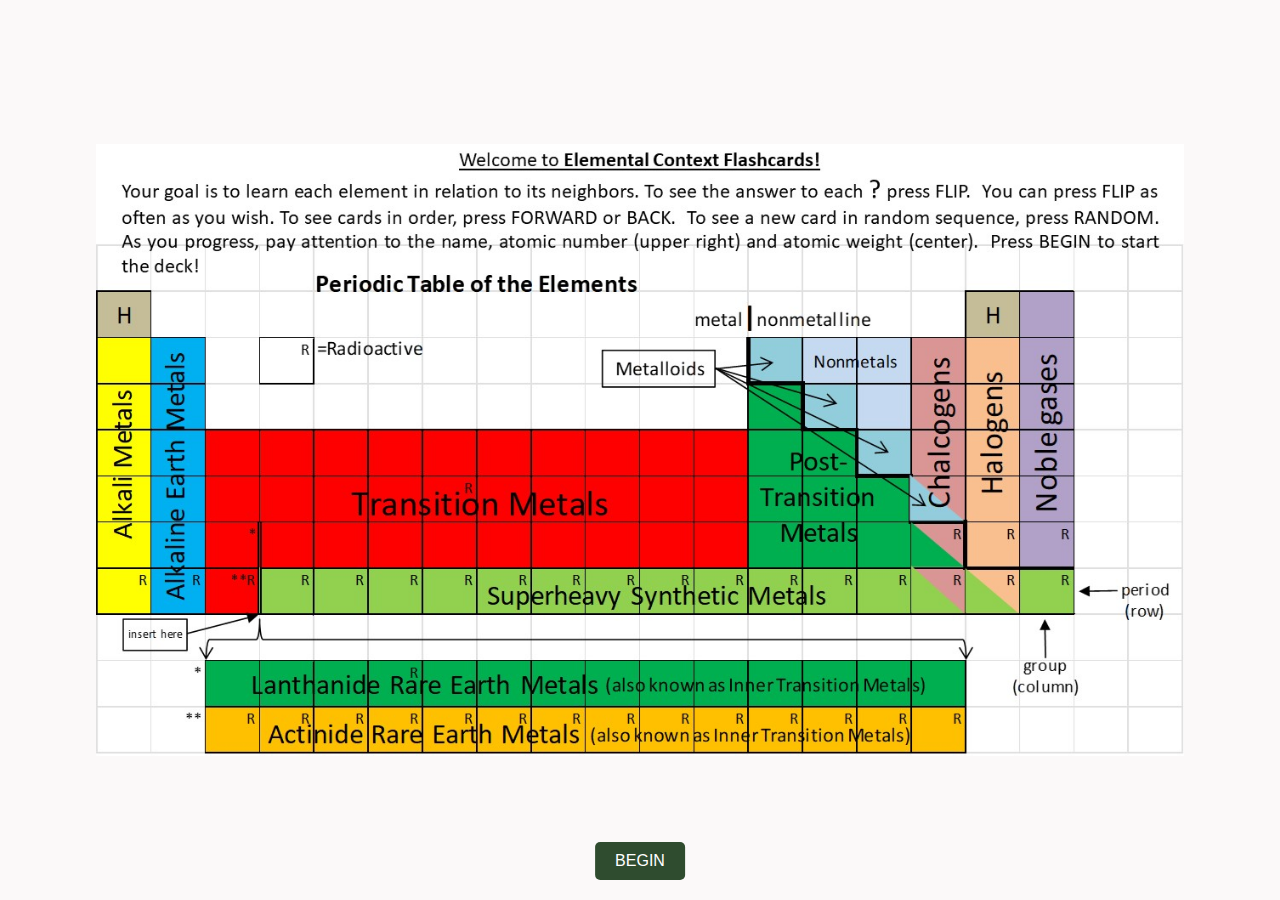
<file: index.html>
<!DOCTYPE html>
<html lang="en">
<head>
    <meta charset="UTF-8">
    <meta name="viewport" content="width=device-width, initial-scale=1.0">
    <title>Elemental Quiz</title>
    <style>
        body {
           
        background-image: url('PD.jpg');
        background-position: center; 
        background-repeat: no-repeat; 
        background-size: 85%; 
        background-attachment: fixed;
        font-family: 'Arial', sans-serif;
        display: flex;
       
        align-items: center;
        height: 100vh;
        flex-direction: column;
        background-color: #fbf9f9;
        margin: 0;
        text-align: center;
        }
        h1 {
            font-size: 1.5em; 
            font-family: 'Noto Sans Math';
            margin-top: 20px; 
            margin-bottom: 0; 
        }
        h2 {
            font-size: 1em; 
            font-family: 'Courier New', monospace; 
            color: #848383; 
            margin-top: 10px; 
        }
        a {
            position: fixed; 
            bottom:  20px; 
            left: 50%; 
            transform: translateX(-50%); 
            display: inline-block;
            background-color: #2f4c2f;
            color: white;
            padding: 10px 20px;
            text-decoration: none;
            border-radius: 5px;
            transition: background-color 0.3s ease;
        }
        a:hover {
            background-color: #0056b3;
        }
    </style>
</head>
<body>
    
    <a href="start.html">BEGIN</a>
</body>
</html>
</file>
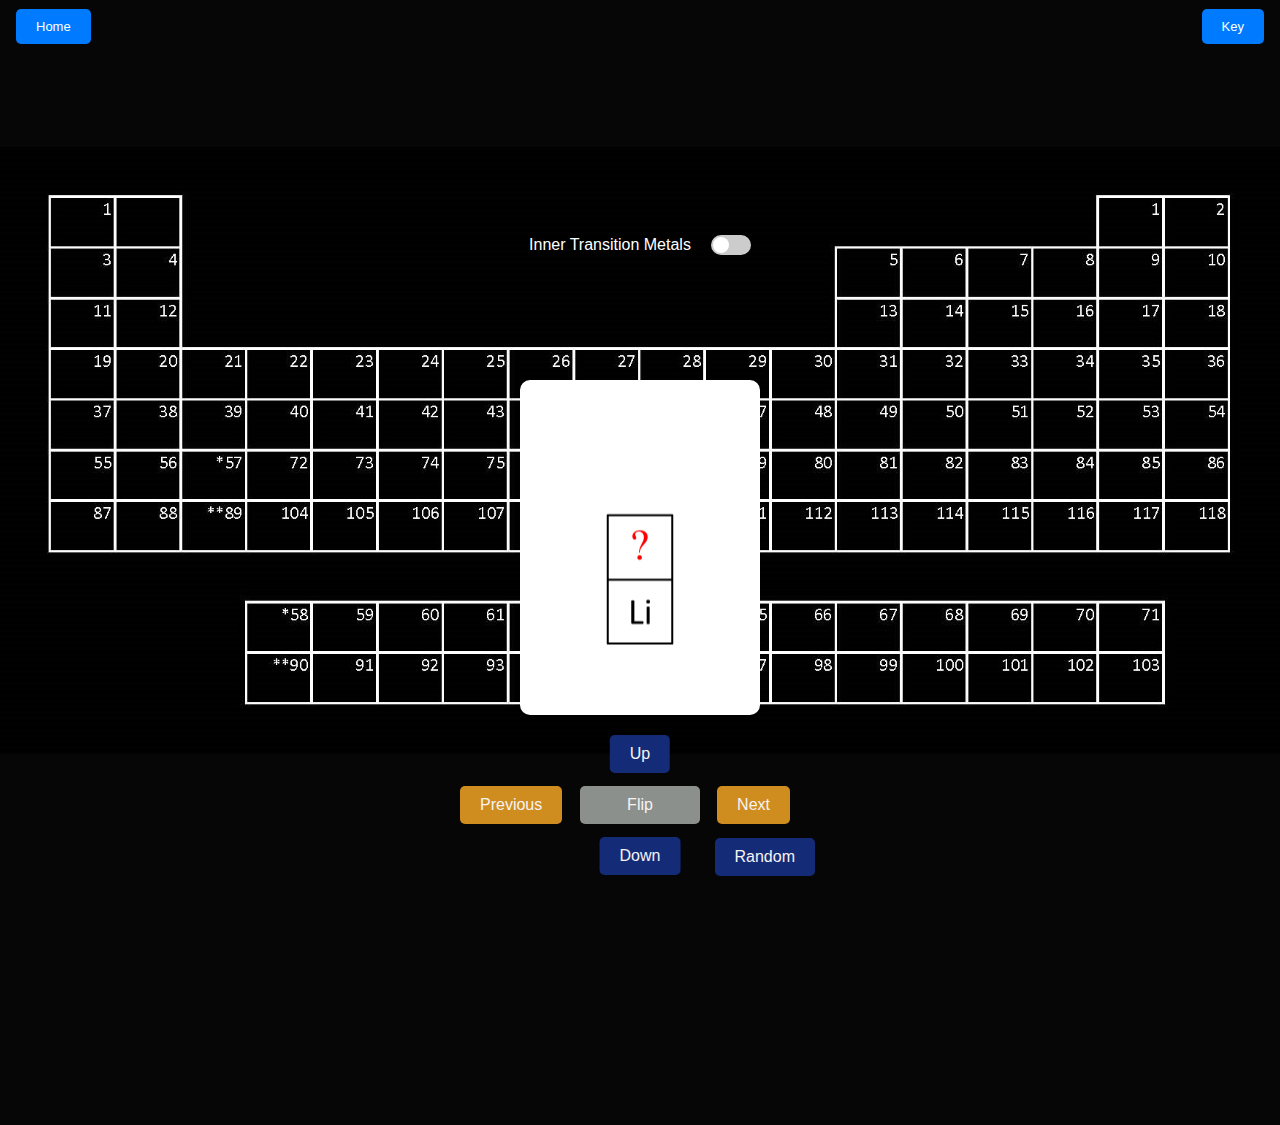
<file: start.html>
<!DOCTYPE html>
<html lang="en">
<head>
    <meta charset="UTF-8">
    <meta name="viewport" content="width=device-width, initial-scale=1.0">
    <title>Elemental Quiz</title>
    <link rel="stylesheet" href="style.css">
</head>
<body>
    <div class="menu">
    <a href ="index.html" class="home">Home</a>
    
    <button id="keyButton">Key</button>
    <div class="container"></div>
        <div class="content">
            <p>Inner Transition Metals</p>
        </div>
        <div class="toggle-switch">
            <input type="checkbox" id="toggle" class="toggle-input">
            <label for="toggle" class="toggle-label"></label>
        </div>
    </div>
</div>
    <div id="popup" class="popup" style="display:none;">
        <div class="popup-content">
            <span class="close">&times;</span>
            <img src="KEY.jpg" alt="Key Image">
        </div>
    </div>
    
    <div id="flashcard-container">
        <div id="flashcard">
            <div class="front face">
                <!-- Front Image will be injected here -->
            </div>
            <div class="back face">
                <!-- Back Image will be injected here -->
            </div>
        </div>
    </div>
    <div id="Buttons" class="Buttons">
    <button id="Back">Previous</button>
    <button id="flip">Flip</button>
    <button id="next">Next</button>
    <button id="Up">Up</button>
    <button id="Down">Down</button>
    
    <button id="random">Random</button>
    
    </div>
    <script src="script.js"></script>
</body>
</html>
</file>
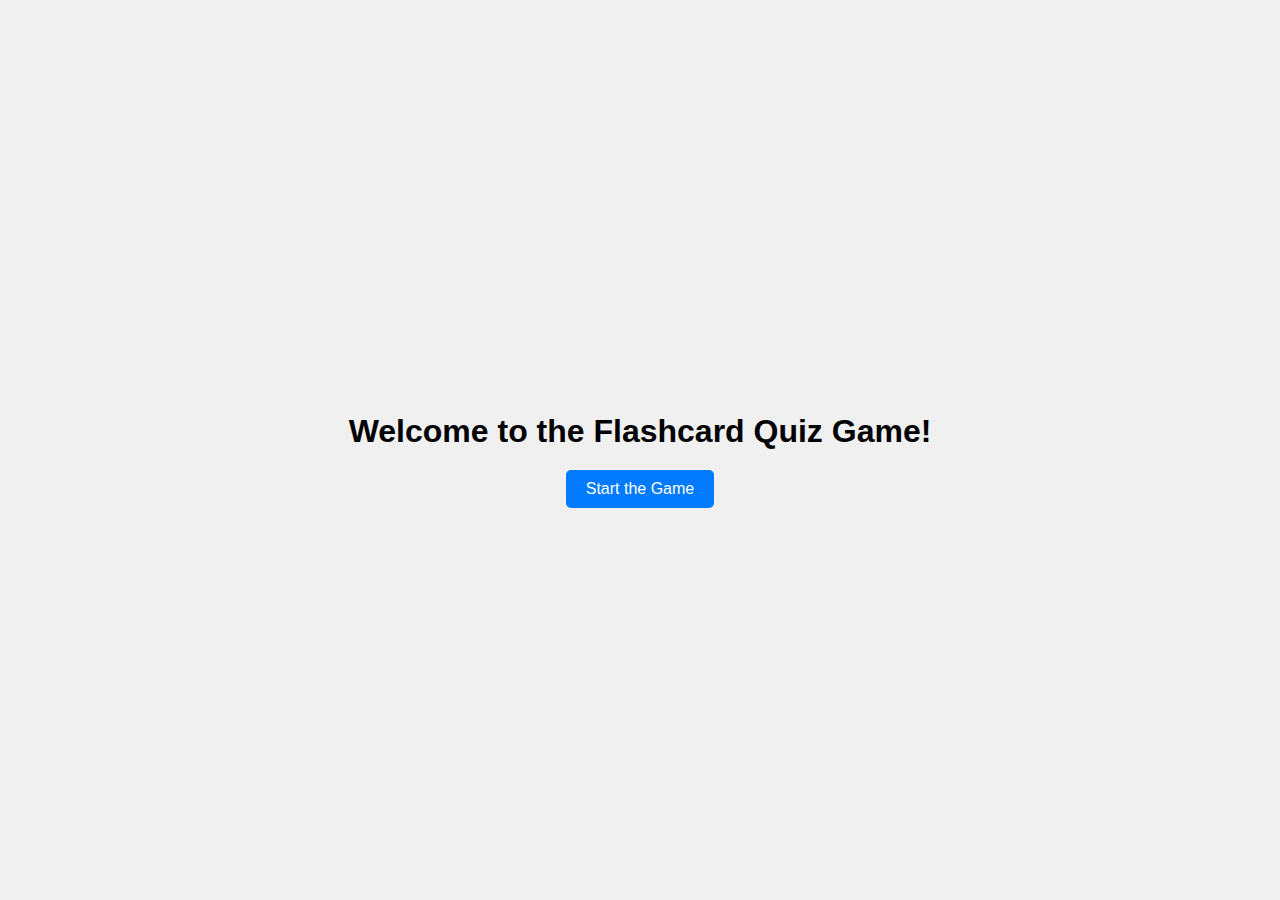
<file: Untitled-1.html>
<!DOCTYPE html>
<html lang="en">
<head>
    <meta charset="UTF-8">
    <meta name="viewport" content="width=device-width, initial-scale=1.0">
    <title>Welcome to the Flashcard Game</title>
    <style>
        body {
            font-family: 'Arial', sans-serif;
            display: flex;
            justify-content: center;
            align-items: center;
            height: 100vh;
            flex-direction: column;
            background-color: #f0f0f0;
            margin: 0;
            text-align: center;
        }
        h1 {
            margin-bottom: 20px;
        }
        a {
            display: inline-block;
            background-color: #007bff;
            color: white;
            padding: 10px 20px;
            text-decoration: none;
            border-radius: 5px;
            transition: background-color 0.3s ease;
        }
        a:hover {
            background-color: #0056b3;
        }
    </style>
</head>
<body>
    <h1>Welcome to the Flashcard Quiz Game!</h1>
    <a href="game.html">Start the Game</a>
</body>
</html>
</file>
<file: style.css>
body {
        background-image: url('BBG.jpg');
        background-position: center; 
        background-repeat: no-repeat;
        background-size: 102%; 
        background-attachment: fixed;
        font-family: 'Arial', sans-serif;
        display: flex;
        justify-content: center;
        align-items: center;
        height: auto;
        min-height: 125vh;
        flex-direction: column;
        background-color: #060606;
        margin: 0;
        text-align: center;
}

#flashcard-container {
    perspective: 1000px;
    margin-top: 100px;
}

#flashcard {
    width: 240px; 
    height: 335px; 
    transform-style: preserve-3d;
    transition: transform 0.5s;
}

.face {
    position: absolute;
    width: 100%;
    height: 100%;
    backface-visibility: hidden;
    display: flex;
    justify-content: center;
    align-items: center;
    border-radius: 10px;
    background-size: cover; 
    background-position: center; 
}

.front {
    background-color: #FFF;
}

.back {
    background-color: #F9F9F9;
    transform: rotateY(180deg);
}
Buttons{
    display: flex;
    justify-content: center; 
    gap: 10px;
}
button {
    margin-top: 20px;
    padding: 10px 20px;
    border: none;
    background-color: #142b77;
    color: rgb(247, 243, 243);
    border-radius: 5px;
    cursor: pointer;
    font-size: 16px;
}

button:hover {
    background-color: #555;
}
h1 {
    margin-bottom: 20px;
}
/* Flex container for Home, Key buttons, and Toggle */
.menu {
    display: flex;
        align-items: center; 
    padding: 10px;
}


.menu button {
    margin-bottom: 30px; 
}
a {
    display: inline-block;
    background-color: #007bff;
    color: white;
    padding: 10px 20px;
    text-decoration: none;
    border-radius: 5px;
    transition: background-color 0.3s ease;
}
a:hover {
    background-color: #0056b3;
}
.home {
    display: inline-block;
    background-color: #007bff;
    color: white;
    padding: 10px 20px;
    text-decoration: none;
    border-radius: 5px;
    transition: background-color 0.3s ease;
    position: fixed;
    z-index: 1000;
  top: 8px;
  left: 16px;
  font-size: 13px;
}
#keyButton {
    display: inline-block;
    background-color: #007bff;  
    color: white;             
    padding: 10px 20px;         
    text-decoration: none;     
    border-radius: 5px;         
    transition: background-color 0.3s ease; 
    position: fixed;
    z-index: 1000;           
    top: -12px;                   
    right: 16px;                
    font-size: 13px;           
}
.popup {
    position: fixed;
    left: 0;
    top: 0;
    width: 100%; 
    height: 100%; 
    background-color: rgba(0, 0, 0, 0.7); 
    z-index: 1000;
    display: flex;
    justify-content: center;
    align-items: center;
}

.popup-content {
    position: relative;
    padding: 20px;
    width: 85%; /* Responsive width, good for most devices */
    max-width: 800px; 
    max-height: 80vh; 
    background: white;
    box-shadow: 0 4px 8px rgba(0, 0, 0, 0.5); 
    overflow-y: auto; 
    border-radius: 10px; 
}
.Buttons {
    position: relative;
    display: flex;
    justify-content: space-around;
    align-items: center;
    width: 200px; 
    height: 200px; 
    margin: 0 auto; 
}
.container {
    display: flex; 
    align-items: center; 
    padding: 0px;
}


.content {
    flex: 1; 
    margin-right: 20px; 
    color: white;
}

/* Toggle switch styling */
.toggle-switch {
    display: flex;
    align-items: center;
}

/* Hide the default checkbox */
.toggle-input {
    display: none;
}

/* Style the toggle switch label */
.toggle-label {
    display: block;
    width: 40px;
    height: 20px;
    background-color: #ccc;
    border-radius: 15px;
    cursor: pointer;
    position: relative;
    transition: background-color 0.3s;

}

/* The slider (the round part of the switch) */
.toggle-label::before {
    content: '';
    display: block;
    width: 16px;
    height: 16px;
    background-color: white;
    border-radius: 50%;
    position: absolute;
    top: 2px;
    left: 2px;
    transition: transform 0.3s;

}

/* When the checkbox is checked, change the background color and move the slider */
.toggle-input:checked + .toggle-label {
    background-color: #4caf50;
}

.toggle-input:checked + .toggle-label::before {
    transform: translateX(20px);
}

#flip {
    background-color: #8b908d;
    position: absolute;
    top: 35%;
    left: 50%;
    right: -20px;
    transform: translate(-50%, -50%);
}

#flip:hover {
    background-color: #555; 
}

#Up {
    position: absolute;
    top: 0;
    left: 50%;
    transform: translateX(-50%);
}

#Up:hover {
 background-color: #007bff;
}

#Down {
    position: absolute;
    bottom: 20%;
    left: 50%;
    transform: translateX(-50%);
}

#Down:hover {
    background-color: #007bff;
   }

#Back {
  
    background-color: #d08d1f;
    position: absolute;
    top: 35%;
    left: -40%;
    transform: translateY(-50%);
}

#Back:hover {
    background-color: #f7b54a; 
}

#next {
   
    background-color: #d08d1f;
    position: absolute;
    top: 35%;
    right: -25%;
    transform: translateY(-50%);
}

#next:hover {
    background-color: #f7b54a;
}

#random {
        position: absolute;
        bottom: 10%;
        right: -75px;
        transform: translateY(-50%);
    }

    #random:hover {
        background-color: #007bff;
       }
img {
    width: 100%; 
    height: auto; 
}

.close {
    position: absolute;
    top: 10px;
    right: 15px;
    font-size: 30px; 
    font-weight: bold;
    cursor: pointer;
    color: #444; 
}

.close:hover {
    color: red; 
}

/* Responsive adjustments */
@media (max-width: 768px) {
    h1 {
        font-size: 24px;
        padding: 0 20px; 
    }
    a {
        font-size: 18px;
        padding: 8px 16px;
    }
}

@media (max-width: 480px) {
    h1 {
        font-size: 20px;
    }
    a {
        font-size: 16px;
    }
}
@media (max-width: 300px) {
    #flashcard {
        width: 80%; 
        height: 80%; 
        max-width: 300px; 
        max-height: 200px; 
    }
    .face {
        font-size: 14px; 
    }
}
</file>
